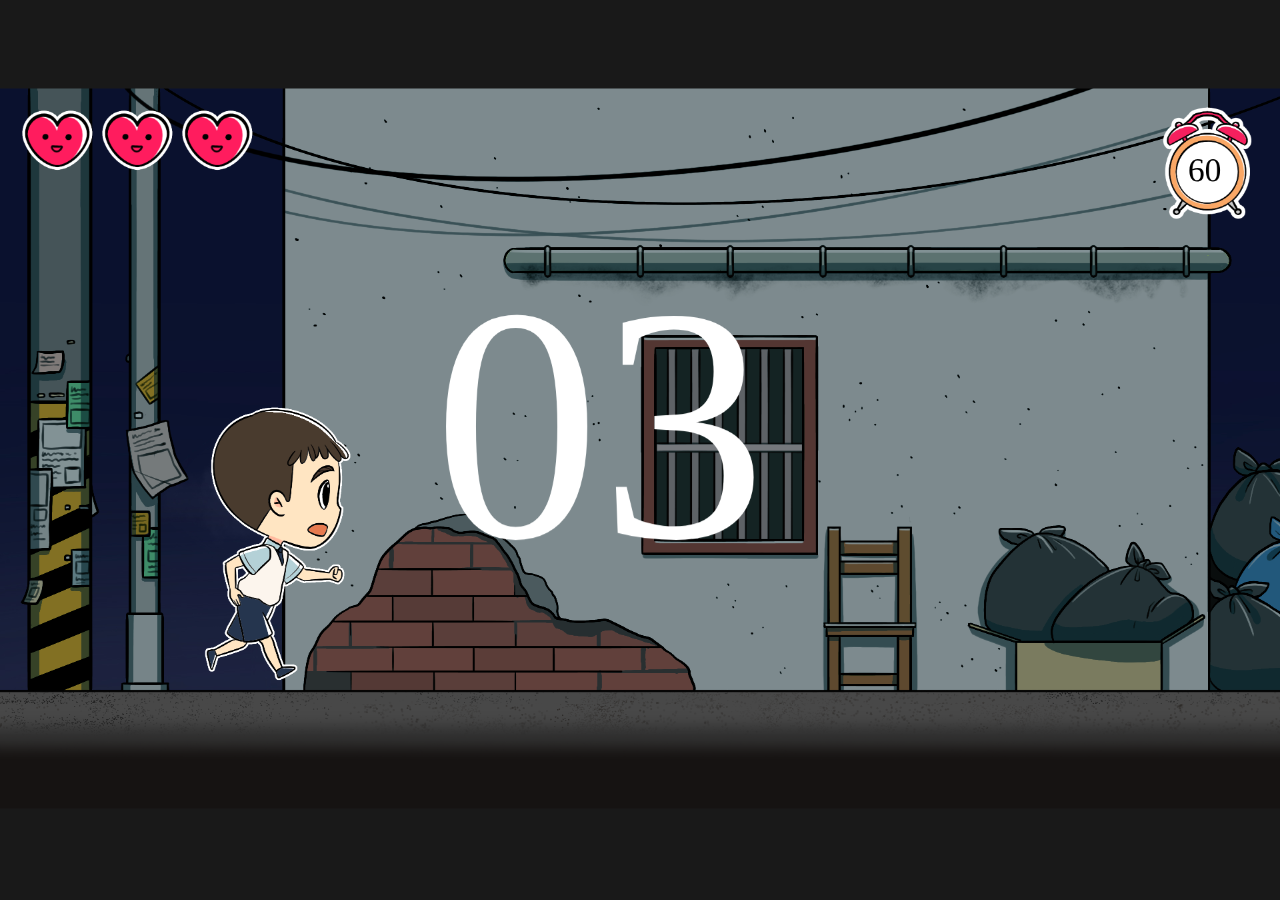
<file: game/index.html>
<!DOCTYPE html>
<html lang="zh-Hant">

<head>
    <meta charset="UTF-8">
    <meta http-equiv="X-UA-Compatible" content="IE=edge">
    <meta name="viewport" content="width=device-width, initial-scale=1.0">
    <title>反毒</title>
    <link rel="stylesheet" href="stylesheet/reset.css">
    <link rel="stylesheet" href="stylesheet/all.css">
</head>

<body>
    <div class="message" id="pass">
        <h2 class="title">挑戰成功</h2>
        <hr>
        <img src="img/success.png" alt="success">
        <h3 class="subTitle">恭喜通過！</h4>
        <p style="line-height: 2.5rem;" class="content">還想知道更多毒品資訊嗎？歡迎撥打毒防諮詢專線<br>0800-770885 (請請你幫幫我!)</p>
        <hr>
        <ul class="button">
            <li class="renew">
                <a href="#" onclick="renew()">再次挑戰</a>
            </li>
            <li class="next">
                <a href="../complete/question01.html">到下一關 <img src="img/Vector.png" alt="Vector" style="width: 15px; margin-left: 5px;"></a>
            </li>
        </ul>
    </div> 

    <div class="message" id="fail">
        <h2 class="title">挑戰失敗</h2>
        <hr>
        <img src="img/fail.png" alt="success">
        <h3 class="subTitle">加油! 再試一次看看吧!</h4>
            <p style="line-height: 2.5rem;" class="content">如果還是有不懂的地方，請撥打毒防諮詢專線<br>0800-770885 (請請你幫幫我!)</p>
        <hr>
        <ul class="button">
            <li class="renew">
                <a href="#" onclick="renew()">再次挑戰</a>
            </li>
            <li class="next">
                <a href="../complete/question01.html">到下一關 <img src="img/Vector.png" alt="Vector" style="width: 15px; margin-left: 5px;"></a>
            </li>
        </ul>
    </div> 

    <script src="js/phaser.min.js"></script>
    <script src="js/main.js"></script>
</body>

</html>
</file>
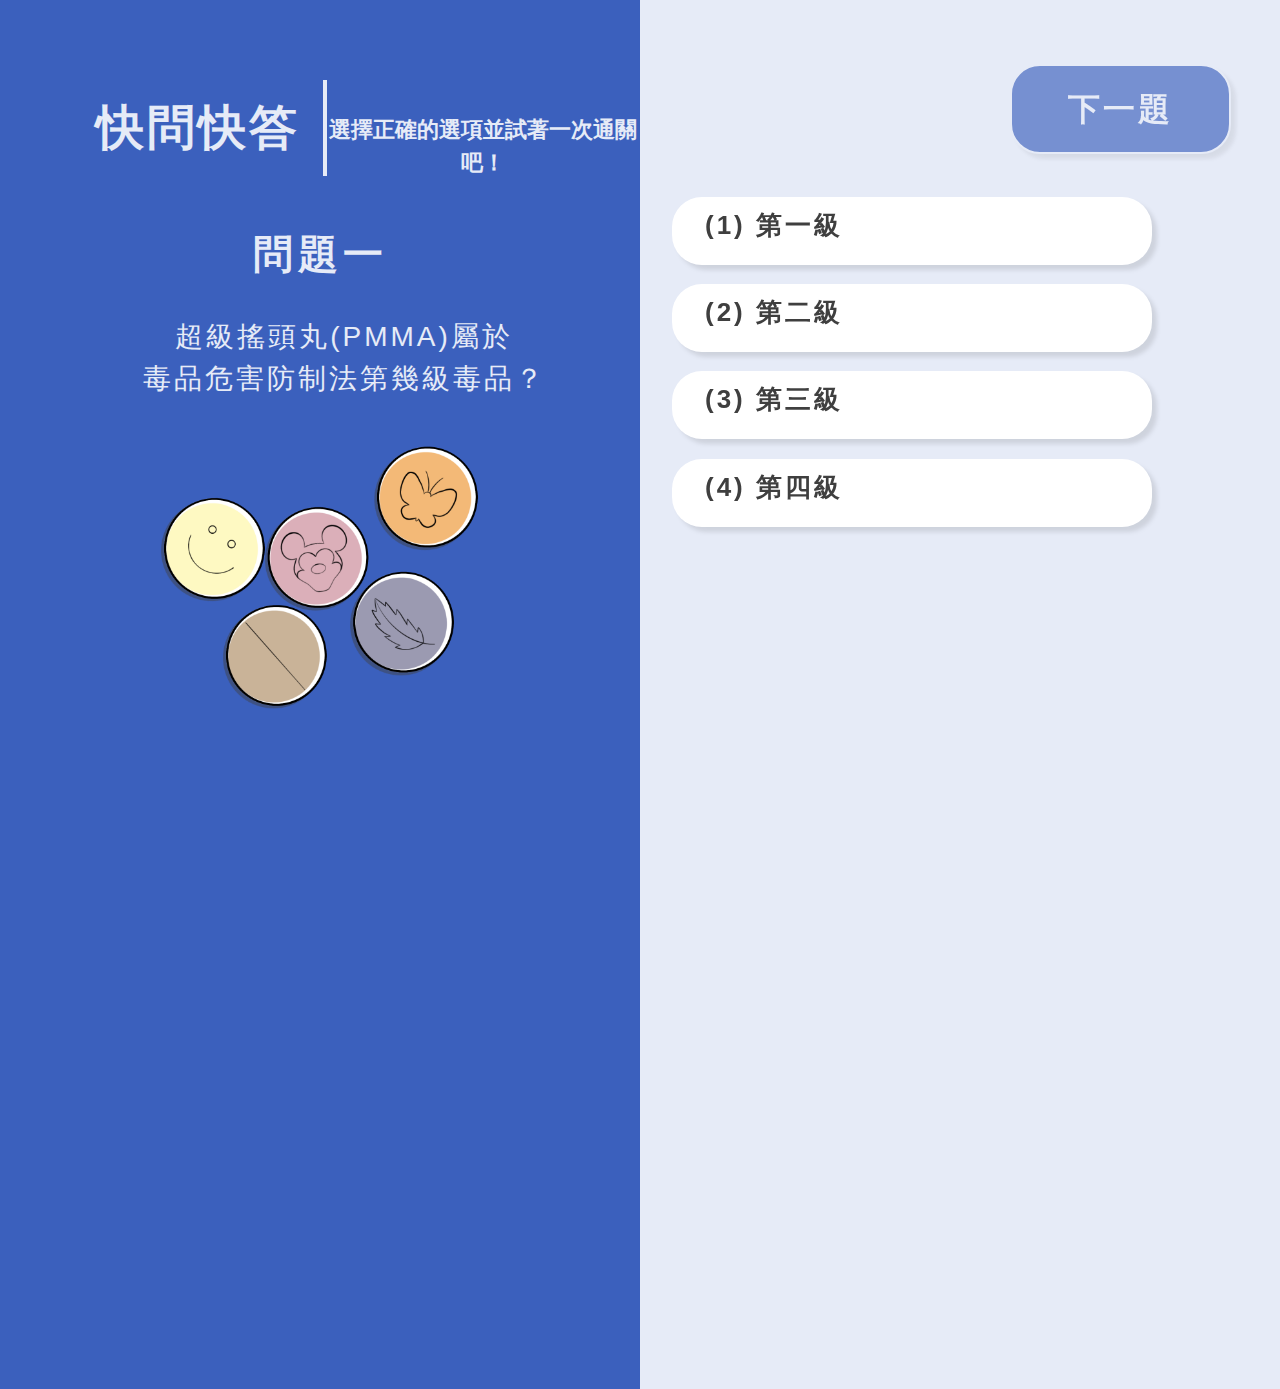
<file: complete/question01.html>
<!doctype html>
<html>

<head>
    <meta charset="UTF-8">
    <meta name="viewport" content="width=device-width, initial-scale=1">

    <title>question01</title>
    <link rel='stylesheet' href='../src/static/css/bootstrap-5.0.2-dist/bootstrap.min.css'>
    <link rel="stylesheet" href="../src/static/css/main.css">

    <script src="../src/static/js/jquery-3.6.0.min.js"></script>
    <script src="../src/static/js/bootstrap/js/bootstrap.bundle.min.js"></script>
    <script src="../src/static/js/bootstrap/js/bootstrap.min.js"></script>
</head>

<body style="background-color:#E6EBF7; margin: 0px; padding: 0px;">

    <div class="row g-0 justify-content-center">
        <div class="col-6 align-items-center" style="background: #3B60BD;">
            <div class="row g-0 justify-content-start align-items-center" style="margin: 5rem 0rem 0rem 6rem;">
                <div class="col-3 col-md-5 question-title" style="padding-right: 0rem;">
                    快問快答
                </div>
                <div class="col-lg-7 col-md-7 question-content align-self-start"
                    style="display: block; text-align: center; margin: 0rem;">
                    <br>選擇正確的選項並試著一次通關吧！</br>
                </div>
            </div>
            <div class="col-12 question-left" style="text-align: center;">
                問題一
            </div>
            <div class="col-12 question-left-text" style="text-align: center;">
                超級搖頭丸(PMMA)屬於<br>毒品危害防制法第幾級毒品？</br>
            </div>
            <div class="col-12 justify-content-center drug_btn" style="background: #3B60BD; margin: 0rem 0rem 15rem 0rem;">
                <img src="../src/static/assets/Q1.png" class="imgimg" style="max-width: 60%; max-height: 60%;">
            </div>
        </div>

        <div class="col-6 align-items-lg-end"
            style="background-color: #E6EBF7; margin-bottom: 0rem; padding: 4rem 0rem 0rem 0rem;">
            <div class="row g-0 justify-content-center align-items-center"
                style="background: #E6EBF7; margin-bottom: 0rem ;">
                <div class="col-6"></div>
                <div class="col-5 align-self-center" style="text-align: center; height: 117px; width: 318px;">
                    <a class="btn question-button disabled" href="../complete/question_02.html" role="button">下一題</a>
                </div>
            </div>
            <p>
                <div class="row justify-content-start g-0" style="margin: 1rem 2rem;">
                    <button type="error" value="Change Image" class="col-10 btn option error"
                        onclick="image_error();errorButtonStyle()" style="padding-right: 10rem;">
                        <div class="row g-0">
                            <div class="col-lg-9 col-md-7" style="text-align: left; margin-left: 2rem;">
                                (1) 第一級
                            </div>
                            <div class="col-1">
                                <img src="../src/static/assets/transparent_icon.png"
                                    style="width: 50px; height: 50px; margin-left: 7rem;" id="error1">
                            </div>
                        </div>
                    </button>
                    <button type="button" value="Change Image" class="col-10 btn option correct01"
                        onclick="image_correct();correctButtonStyle();" data-bs-toggle="collapse"
                        data-bs-target="#collapse1" aria-expanded="false" aria-controls="collapse1"
                        style="padding-right: 10rem;">
                        <div class="row g-0">
                            <div class="col-lg-9 col-md-7" style="text-align: left; margin-left: 2rem;">
                                (2) 第二級
                            </div>
                            <div class="col-1">
                                <img src="../src/static/assets/transparent_icon.png"
                                    style="width: 51px; height: 50px; margin-left: 7rem;" id="correct1">
                            </div>
                        </div>
                    </button>
                    <button type="error2" value="Change Image" class="col-10 btn option error2"
                        onclick="image_error2();error2ButtonStyle()" style="padding-right: 10rem;">
                        <div class="row g-0">
                            <div class="col-lg-9 col-md-7" style="text-align: left; margin-left: 2rem;">
                                (3) 第三級
                            </div>
                            <div class="col-1">
                                <img src="../src/static/assets/transparent_icon.png"
                                    style="width: 50px; height: 50px; margin-left: 7rem;" id="error2">
                            </div>
                        </div>
                    </button>

                    <button type="error3" value="Change Image" class="col-10 btn option error3"
                        onclick="image_error3();error3ButtonStyle()" style="padding-right: 10rem;">
                        <div class="row g-0">
                            <div class="col-lg-9 col-md-7" style="text-align: left; margin-left: 2rem;">
                                (4) 第四級
                            </div>
                            <div class="col-1">
                                <img src="../src/static/assets/transparent_icon.png"
                                    style="width: 50px; height: 50px; margin-left: 7rem;" id="error3">
                            </div>
                        </div>
                    </button>

                </div>
            </p>
            <div class="row justify-content-start g-0">
                <div class="col-lg-10 col-md-8 justify-content-start"
                    style="margin: 0rem 0rem 6rem 2rem; padding-left: 0rem;">
                    <div class="collapse align-self-start" id="collapse1" style="margin: 0rem 2rem 2rem 0rem;">
                        <div class="card answer-body">
                            <div class="card-title link-bottom " style="color: #3F3F3F;">解答說明</div>
                            <div class="col-6 col-md-6">副甲氧基甲基安非他命(PMMA)，</div>
                            <div class="col-6 col-md-6">俗稱強力搖頭丸(超級搖頭丸)，</div>
                            是中樞神經興奮劑，
                            <font color="#ff000;">屬於2級毒品，</font>
                            與搖頭丸(MDMA)有類似的迷幻效果，<div class="col-12 col-md-6">常被當成搖頭丸替代品。</div>
                        </div>
                    </div>
                </div>
            </div>

        </div>
    </div>

    <!-- 本來資料夾裡面沒有 jQuery ，我有幫忙下載引入了 -->
    <script src="../src/static/js/jquery-3.6.0.min.js"></script>
    <script src="../src/static/js/bootstrap/js/bootstrap.bundle.min.js"></script>
    <script src="../src/static/js/bootstrap/js/bootstrap.min.js"></script>
    <script>
        function image_error() {
            var Image_Id = document.getElementById('error1');
            if (Image_Id.src.match("../src/static/assets/dashicons-no-alt.svg")) {} else {
                Image_Id.src = "../src/static/assets/dashicons-no-alt.svg";
            }
        }

        function image_error2() {
            var Image_Id = document.getElementById('error2');
            if (Image_Id.src.match("../src/static/assets/dashicons-no-alt.svg")) {} else {
                Image_Id.src = "../src/static/assets/dashicons-no-alt.svg";
            }
        }

        function image_error3() {
            var Image_Id = document.getElementById('error3');
            if (Image_Id.src.match("../src/static/assets/dashicons-no-alt.svg")) {} else {
                Image_Id.src = "../src/static/assets/dashicons-no-alt.svg";
            }
        }

        function image_correct() {
            var Image_Id = document.getElementById('correct1');
            if (Image_Id.src.match("../src/static/assets/dashicons-saved.svg")) {} else {
                Image_Id.src = "../src/static/assets/dashicons-saved.svg";
            }
        }

        function errorButtonStyle() {
            document.getElementsByClassName("error")[0].style.backgroundColor = "#FFDEDE";;
            document.getElementsByClassName("error")[0].style.color = "#3F3F3F";
        }

        function error2ButtonStyle() {
            document.getElementsByClassName("error2")[0].style.backgroundColor = "#FFDEDE";
            document.getElementsByClassName("error2")[0].style.color = "#3F3F3F";
        }

        function error3ButtonStyle() {
            document.getElementsByClassName("error3")[0].style.backgroundColor = "#FFDEDE";
            document.getElementsByClassName("error3")[0].style.color = "#3F3F3F";
        }

        function correctButtonStyle() {
            document.getElementsByClassName("correct01")[0].style.backgroundColor = "#B7FFD8";
            document.getElementsByClassName("correct01")[0].style.color = "#3F3F3F";
        }

        $(document).ready(function () {
            // Handler for .ready() called.
            $('.correct01').click(function () {
                console.log($('.question-button').text());
                $('.question-button').removeClass('disabled');
            })

        });
    </script>
</body>

</html>
</file>
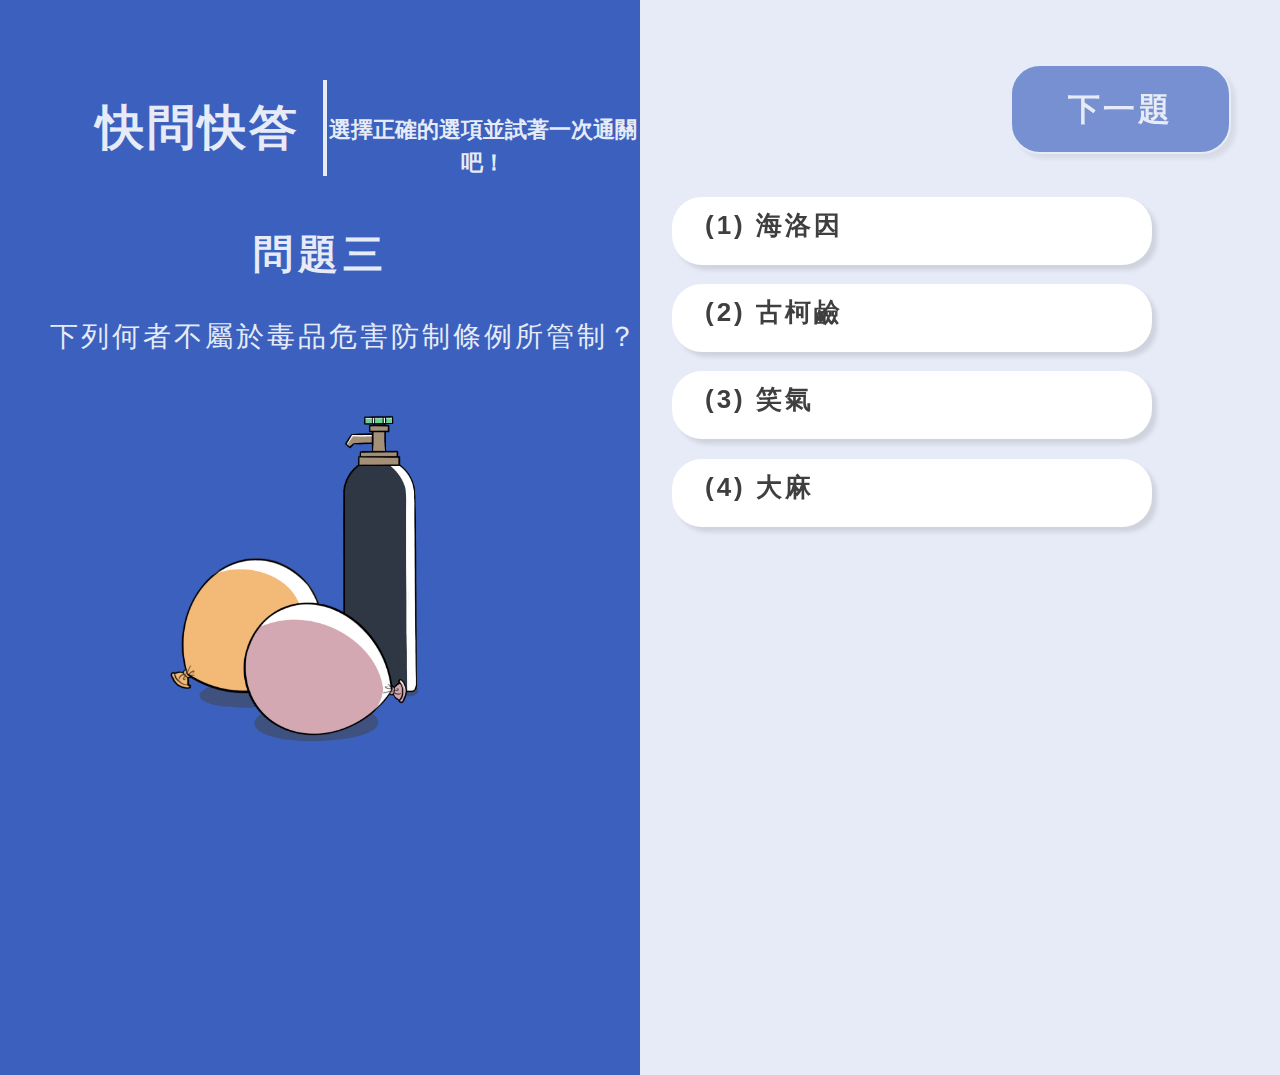
<file: complete/question03.html>
<!doctype html>
<html>

<head>
    <meta charset="UTF-8">
    <meta name="viewport" content="width=device-width, initial-scale=1">

    <title>question02</title>
    <link rel='stylesheet' href='../src/static/css/bootstrap-5.0.2-dist/bootstrap.min.css'>
    <link rel="stylesheet" href="../src/static/css/main.css">

    <script src="../src/static/js/jquery-3.6.0.min.js"></script>
    <script src="../src/static/js/bootstrap/js/bootstrap.bundle.min.js"></script>
    <script src="../src/static/js/bootstrap/js/bootstrap.min.js"></script>
</head>

<body style="background-color:#E6EBF7; margin: 0px; padding: 0px;">

    <div class="row g-0 justify-content-center">
        <div class="col-6 align-items-center" style="background: #3B60BD;">
            <div class="row g-0 justify-content-start align-items-center" style="margin: 5rem 0rem 0rem 6rem;">
                <div class="col-3 col-md-5 question-title" style="padding-right: 0rem;">
                    快問快答
                </div>
                <div class="col-lg-7 col-md-7 question-content align-self-start"
                    style="display: block; text-align: center; margin: 0rem;">
                    <br>選擇正確的選項並試著一次通關吧！</br>
                </div>
            </div>
            <div class="row g-0 justify-content-start align-items-center" style="margin-bottom: 5rem;">
                <div class="col-12 question-left" style="text-align: center;">
                    問題三
                </div>
                <div class="col-12 question-left-text" style="text-align: center;">
                    下列何者不屬於毒品危害防制條例所管制？</br>
                </div>
                <div class="col-12 justify-content-center" style="background: #3B60BD; margin: 3rem 0rem 15rem 0rem;">
                    <img src="../src/static/assets/Q3.png" class="imgimg" style="max-width: 60%; max-height: 60%;">
                </div>
            </div>
        </div>

        <div class="col-6 align-items-lg-end"
            style="background-color: #E6EBF7; margin-bottom: 0rem; padding: 4rem 0rem 0rem 0rem;">
            <div class="row g-0 justify-content-center align-items-center"
                style="background: #E6EBF7; margin-bottom: 0rem ;">
                <div class="col-6"></div>
                <div class="col-5 align-self-center" style="text-align: center; height: 117px; width: 318px;">
                    <a class="btn question-button disabled" href="../complete/question04.html" role="button">下一題</a>
                </div>
            </div>
            <p>
                <div class="row justify-content-start g-0" style="margin: 1rem 2rem;">
                    <button type="error" value="Change Image" class="col-md-5 col-lg-10 btn option error"
                        onclick="image_error();errorButtonStyle()" style="padding-right: 10rem;">
                        <div class="row g-0">
                            <div class="col-lg-9 col-md-6" style="text-align: left; margin-left: 2rem;">
                                (1) 海洛因
                            </div>
                            <div class="col-1">
                                <img src="../src/static/assets/transparent_icon.png"
                                    style="width: 50px; height: 50px; margin-left: 7rem;" id="error1">
                            </div>
                        </div>
                    </button>
                    <button type="error3" value="Change Image" class="col-md-5 col-lg-10 btn option error3"
                        onclick="image_error3();error3ButtonStyle();" style="padding-right: 10rem;">
                        <div class="row g-0">
                            <div class="col-lg-9 col-md-6" style="text-align: left; margin-left: 2rem;">
                                (2) 古柯鹼
                            </div>
                            <div class="col-1">
                                <img src="../src/static/assets/transparent_icon.png"
                                    style="width: 50px; height: 50px; margin-left: 7rem;" id="error3">
                            </div>
                        </div>
                    </button>
                    <button type="button" value="Change Image" class="col-10 btn option correct01"
                        onclick="image_correct();correctButtonStyle()" data-bs-toggle="collapse"
                        data-bs-target="#collapse3" aria-expanded="false" aria-controls="collapse3"
                        style="padding-right: 10rem;">
                        <div class="row g-0">
                            <div class="col-lg-9 col-md-6" style="text-align: left; margin-left: 2rem;">
                                (3) 笑氣
                            </div>
                            <div class="col-1">
                                <img src="../src/static/assets/transparent_icon.png"
                                    style="width: 50px; height: 50px; margin-left: 7rem;" id="correct1">
                            </div>
                        </div>
                    </button>

                    <button type="error2" value="Change Image" class="col-10 btn option error2"
                        onclick="image_error2();error2ButtonStyle()" style="padding-right: 10rem;">
                        <div class="row g-0">
                            <div class="col-lg-9 col-md-6" style="text-align: left; margin-left: 2rem;">
                                (4) 大麻
                            </div>
                            <div class="col-1">
                                <img src="../src/static/assets/transparent_icon.png"
                                    style="width: 50px; height: 50px; margin-left: 7rem;" id="error2">
                            </div>
                        </div>
                    </button>

                </div>
            </p>
            <div class="row justify-content-start g-0">
                <div class="col-lg-10 col-md-8 justify-content-start"
                    style="margin: 0rem 0rem 6rem 2rem; padding-left: 0rem;">
                    <div class="collapse align-self-start" id="collapse3" style="margin: 0rem 2rem 2rem 0rem;">
                        <div class="card answer-body">
                            <div class="card-title link-bottom " style="color: #3F3F3F;">解答說明</div>
                            <font color="#ff000;">笑氣，學名一氧化二氮(N2O)，</font>為無色略有甜味的氣體，分裝在小鋼瓶或填入氣球吸食，
                            <font color="#ff000;">未列入毒品分級中。</font>施用後會不自主想笑，短時間會有放鬆跟愉悅感，
                            <div class="col-12 col-md-6">嚴重會產生幻覺、貧血、癱瘓。</div>
                        </div>
                    </div>
                </div>

            </div>
        </div>
    </div>
    <script src="../src/static/js/jquery-3.6.0.min.js"></script>
    <script src="../src/static/js/bootstrap/js/bootstrap.bundle.min.js"></script>
    <script src="../src/static/js/bootstrap/js/bootstrap.min.js"></script>
    <script>
        function image_error() {
            var Image_Id = document.getElementById('error1');
            if (Image_Id.src.match("../src/static/assets/dashicons-no-alt.svg")) {} else {
                Image_Id.src = "../src/static/assets/dashicons-no-alt.svg";
            }
        }

        function image_error2() {
            var Image_Id = document.getElementById('error2');
            if (Image_Id.src.match("../src/static/assets/dashicons-no-alt.svg")) {} else {
                Image_Id.src = "../src/static/assets/dashicons-no-alt.svg";
            }
        }

        function image_error3() {
            var Image_Id = document.getElementById('error3');
            if (Image_Id.src.match("../src/static/assets/dashicons-no-alt.svg")) {} else {
                Image_Id.src = "../src/static/assets/dashicons-no-alt.svg";
            }
        }

        function image_correct() {
            var Image_Id = document.getElementById('correct1');
            if (Image_Id.src.match("../src/static/assets/dashicons-saved.svg")) {} else {
                Image_Id.src = "../src/static/assets/dashicons-saved.svg";
            }
        }
        function errorButtonStyle() {
            document.getElementsByClassName("error")[0].style.backgroundColor = "#FFDEDE";;
            document.getElementsByClassName("error")[0].style.color = "#3F3F3F";
        }

        function error2ButtonStyle() {
            document.getElementsByClassName("error2")[0].style.backgroundColor = "#FFDEDE";
            document.getElementsByClassName("error2")[0].style.color = "#3F3F3F";
        }

        function error3ButtonStyle() {
            document.getElementsByClassName("error3")[0].style.backgroundColor = "#FFDEDE";
            document.getElementsByClassName("error3")[0].style.color = "#3F3F3F";
        }

        function correctButtonStyle() {
            document.getElementsByClassName("correct01")[0].style.backgroundColor = "#B7FFD8";
            document.getElementsByClassName("correct01")[0].style.color = "#3F3F3F";
        }

        $(document).ready(function () {
            // Handler for .ready() called.
            $('.correct01').click(function () {
                console.log($('.question-button').text());
                $('.question-button').removeClass('disabled');
            })

        });
    </script>

</body>

</html>
</file>
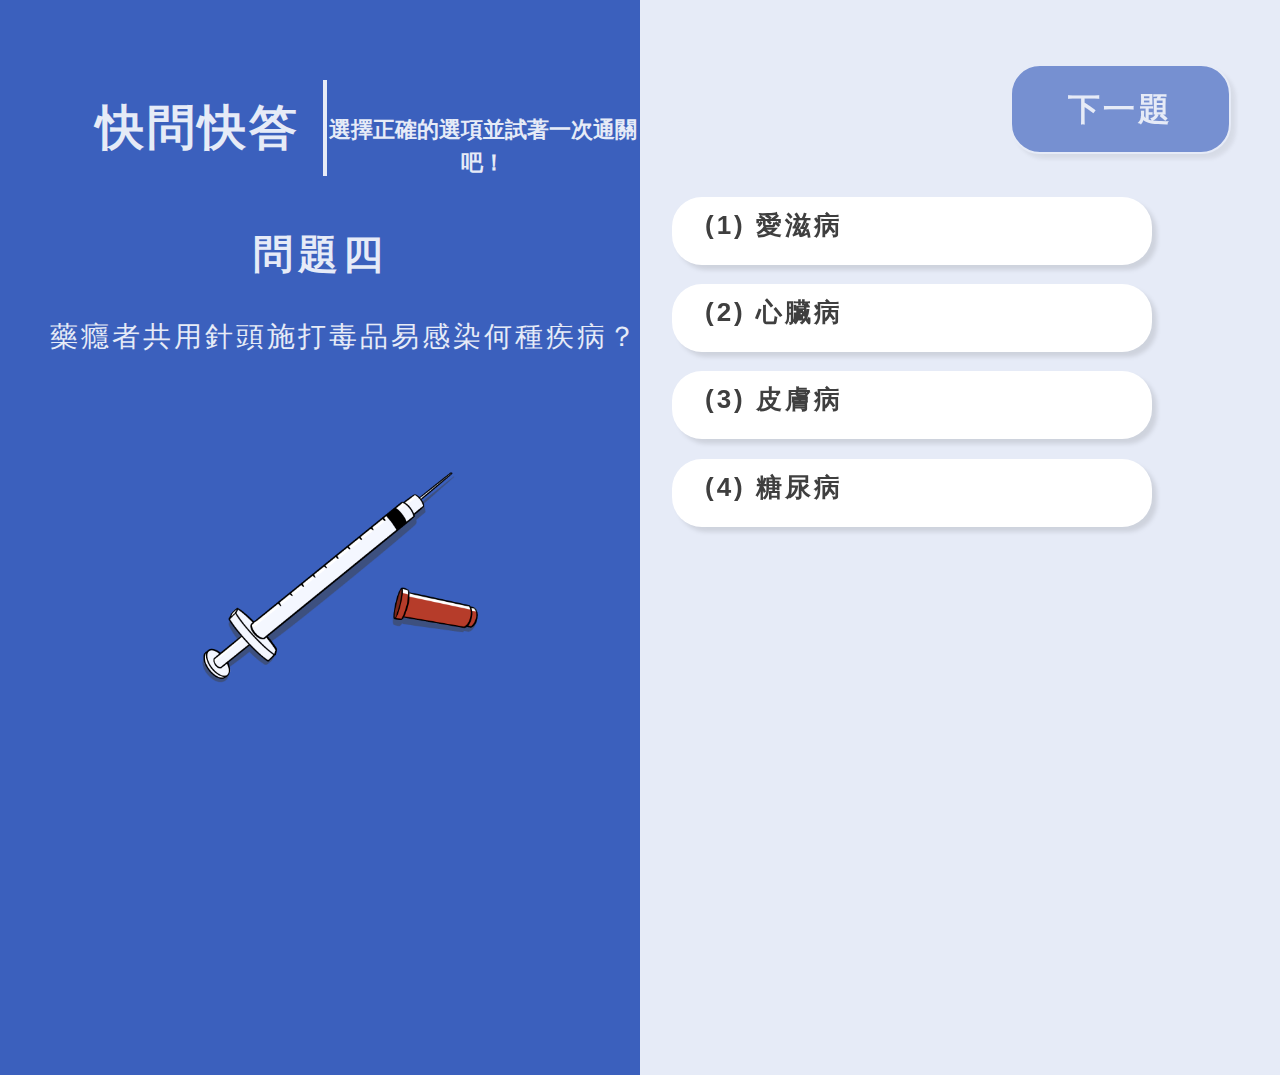
<file: complete/question04.html>
<!doctype html>
<html>

<head>
    <meta charset="UTF-8">
    <meta name="viewport" content="width=device-width, initial-scale=1">

    <title>question01</title>
    <link rel='stylesheet' href='../src/static/css/bootstrap-5.0.2-dist/bootstrap.min.css'>
    <link rel="stylesheet" href="../src/static/css/main.css">

    <script src="../src/static/js/jquery-3.6.0.min.js"></script>
    <script src="../src/static/js/bootstrap/js/bootstrap.bundle.min.js"></script>
    <script src="../src/static/js/bootstrap/js/bootstrap.min.js"></script>
</head>

<body style="background-color:#E6EBF7; margin: 0px; padding: 0px;">

    <div class="row g-0 justify-content-center">
        <div class="col-6 align-items-center" style="background: #3B60BD;">
            <div class="row g-0 justify-content-start align-items-center" style="margin: 5rem 0rem 0rem 6rem;">
                <div class="col-3 col-md-5 question-title" style="padding-right: 0rem;">
                    快問快答
                </div>
                <div class="col-lg-7 col-md-7 question-content align-self-start"
                    style="display: block; text-align: center; margin: 0rem;">
                    <br>選擇正確的選項並試著一次通關吧！</br>
                </div>
            </div>
            <div class="row g-0 justify-content-start align-items-center" style="margin-bottom: 5rem;">
                <div class="col-12 question-left" style="text-align: center;">
                    問題四
                </div>
                <div class="col-12 question-left-text" style="text-align: center;">
                    藥癮者共用針頭施打毒品易感染何種疾病？</br>
                </div>
                <div class="col-12 justify-content-center" style="background: #3B60BD; margin: 3rem 0rem 15rem 0rem;">
                    <img src="../src/static/assets/Q4.png" class="imgimg" style="max-width: 60%; max-height: 60%;">
                </div>
            </div>
        </div>

        <div class="col-6 align-items-lg-end"
            style="background-color: #E6EBF7; margin-bottom: 0rem; padding: 4rem 0rem 0rem 0rem;">
            <div class="row g-0 justify-content-center align-items-center"
                style="background: #E6EBF7; margin-bottom: 0rem ;">
                <div class="col-6"></div>
                <div class="col-5 align-self-center" style="text-align: center; height: 117px; width: 318px;">
                    <a class="btn question-button disabled" href="../complete/question05.html" role="button">下一題</a>
                </div>
            </div>
            <p>
                <div class="row justify-content-start g-0" style="margin: 1rem 2rem;">
                    <button type="error" value="Change Image" class="col-10 btn option correct01"
                        onclick="image_correct();correctButtonStyle()" data-bs-toggle="collapse"
                        data-bs-target="#collapse4" aria-expanded="false" aria-controls="collapse4"
                        style="padding-right: 10rem;">
                        <div class="row g-0">
                            <div class="col-lg-9 col-md-6" style="text-align: left; margin-left: 2rem;">
                                (1) 愛滋病
                            </div>
                            <div class="col-1">
                                <img src="../src/static/assets/transparent_icon.png"
                                    style="width: 50px; height: 50px; margin-left: 10rem;" id="correct1">
                            </div>
                        </div>
                    </button>
                    <button type="button" value="Change Image" class="col-10 btn option error"
                        onclick="image_error();errorButtonStyle();" style="padding-right: 10rem;">
                        <div class="row g-0">
                            <div class="col-lg-9 col-md-6" style="text-align: left; margin-left: 2rem;">
                                (2) 心臟病
                            </div>
                            <div class="col-1">
                                <img src="../src/static/assets/transparent_icon.png"
                                    style="width: 50px; height: 50px; margin-left: 10rem;" id="error1">
                            </div>
                        </div>
                    </button>
                    <button type="error2" value="Change Image" class="col-10 btn option error2"
                        onclick="image_error2();error2ButtonStyle()" style="padding-right: 10rem;">
                        <div class="row g-0">
                            <div class="col-lg-9 col-md-6" style="text-align: left; margin-left: 2rem;">
                                (3) 皮膚病
                            </div>
                            <div class="col-1">
                                <img src="../src/static/assets/transparent_icon.png"
                                    style="width: 50px; height: 50px; margin-left: 10rem;" id="error2">
                            </div>
                        </div>
                    </button>

                    <button type="error3" value="Change Image" class="col-10 btn option error3"
                        onclick="image_error3();error3ButtonStyle()" style="padding-right: 10rem;">
                        <div class="row g-0">
                            <div class="col-lg-9 col-md-6" style="text-align: left; margin-left: 2rem;">
                                (4) 糖尿病
                            </div>
                            <div class="col-1">
                                <img src="../src/static/assets/transparent_icon.png"
                                    style="width: 50px; height: 50px; margin-left: 10rem;" id="error3">
                            </div>
                        </div>
                    </button>

                </div>
            </p>
            <div class="row justify-content-start g-0">
                <div class="col-lg-10 col-md-8 justify-content-start"
                    style="margin: 0rem 0rem 6rem 2rem; padding-left: 0rem;">
                    <div class="collapse align-self-start" id="collapse4" style="margin: 0rem 2rem 2rem 0rem;">
                        <div class="card answer-body">
                            <div class="card-title link-bottom " style="color: #3F3F3F;">解答說明</div>
                            <div class="col-12 col-md-6">藥癮者容易因為注射毒品，</div>
                            <div class="col-12 col-md-6">共用針具及稀釋液而感染愛滋病。</div>
                        </div>
                    </div>
                </div>
            </div>

        </div>
    </div>

</body>
<script src="../src/static/js/jquery-3.6.0.min.js"></script>
<script src="../src/static/js/bootstrap/js/bootstrap.bundle.min.js"></script>
<script src="../src/static/js/bootstrap/js/bootstrap.min.js"></script>
<script>
    function image_error() {
        var Image_Id = document.getElementById('error1');
        if (Image_Id.src.match("../src/static/assets/dashicons-no-alt.svg")) {} else {
            Image_Id.src = "../src/static/assets/dashicons-no-alt.svg";
        }
    }

    function image_error2() {
        var Image_Id = document.getElementById('error2');
        if (Image_Id.src.match("../src/static/assets/dashicons-no-alt.svg")) {} else {
            Image_Id.src = "../src/static/assets/dashicons-no-alt.svg";
        }
    }

    function image_error3() {
        var Image_Id = document.getElementById('error3');
        if (Image_Id.src.match("../src/static/assets/dashicons-no-alt.svg")) {} else {
            Image_Id.src = "../src/static/assets/dashicons-no-alt.svg";
        }
    }

    function image_correct() {
        var Image_Id = document.getElementById('correct1');
        if (Image_Id.src.match("../src/static/assets/dashicons-saved.svg")) {} else {
            Image_Id.src = "../src/static/assets/dashicons-saved.svg";
        }
    }

    function errorButtonStyle() {
            document.getElementsByClassName("error")[0].style.backgroundColor = "#FFDEDE";;
            document.getElementsByClassName("error")[0].style.color = "#3F3F3F";
        }

        function error2ButtonStyle() {
            document.getElementsByClassName("error2")[0].style.backgroundColor = "#FFDEDE";
            document.getElementsByClassName("error2")[0].style.color = "#3F3F3F";
        }

        function error3ButtonStyle() {
            document.getElementsByClassName("error3")[0].style.backgroundColor = "#FFDEDE";
            document.getElementsByClassName("error3")[0].style.color = "#3F3F3F";
        }

        function correctButtonStyle() {
            document.getElementsByClassName("correct01")[0].style.backgroundColor = "#B7FFD8";
            document.getElementsByClassName("correct01")[0].style.color = "#3F3F3F";
        }

    $(document).ready(function () {
        // Handler for .ready() called.
        $('.correct01').click(function () {
            console.log($('.question-button').text());
            $('.question-button').removeClass('disabled');
        })

    });
</script>

</html>
</file>
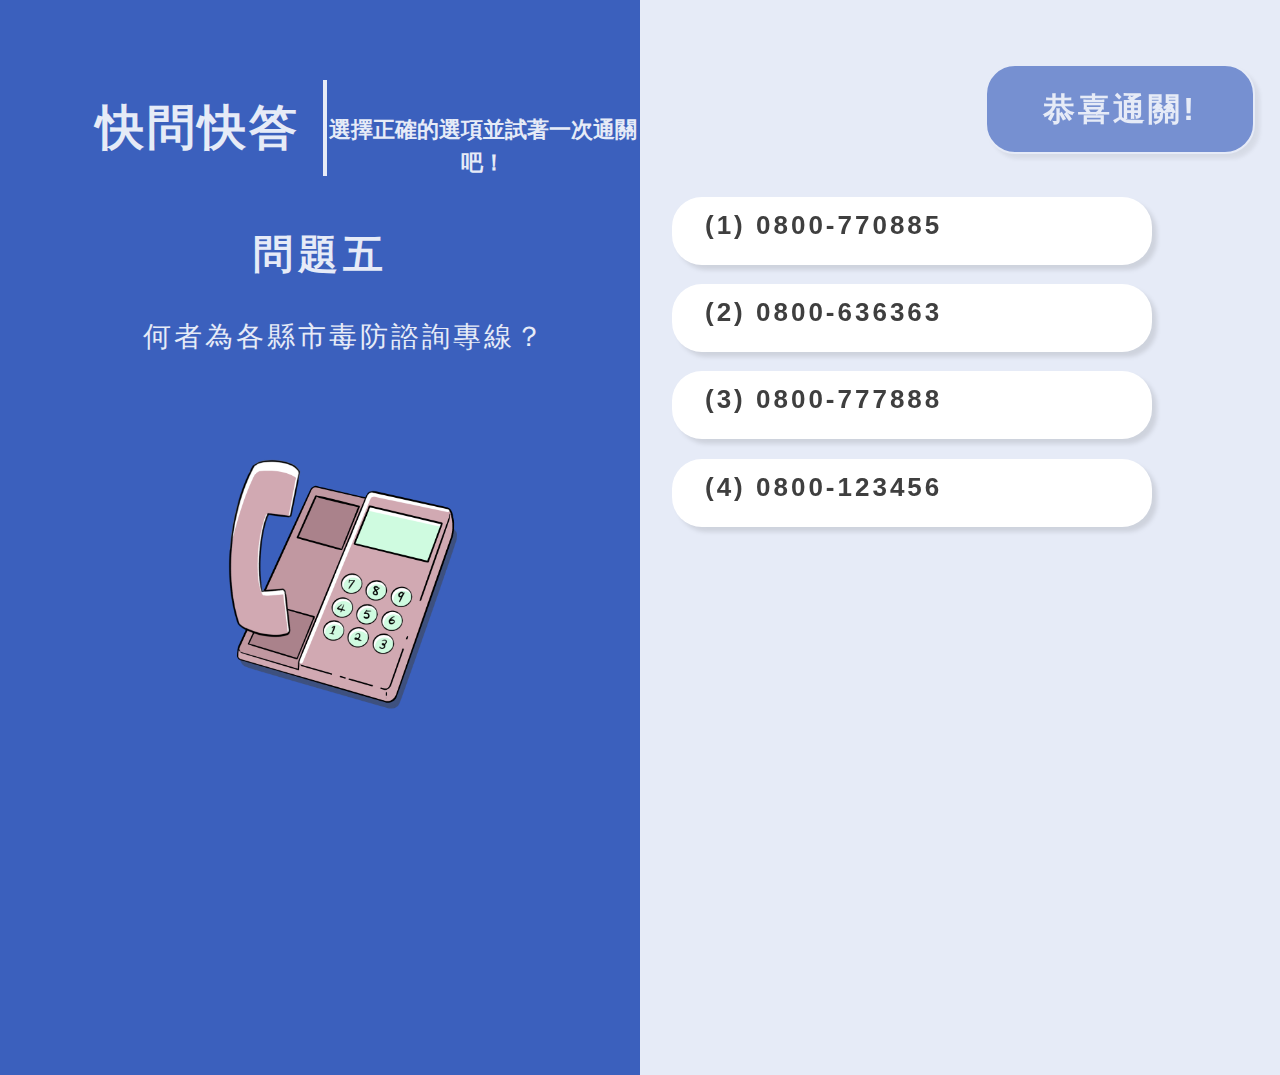
<file: complete/question05.html>
<!doctype html>
<html>

<head>
    <meta charset="UTF-8">
    <meta name="viewport" content="width=device-width, initial-scale=1">

    <title>question01</title>
    <link rel='stylesheet' href='../src/static/css/bootstrap-5.0.2-dist/bootstrap.min.css'>
    <link rel="stylesheet" href="../src/static/css/main.css">

    <script src="../src/static/js/jquery-3.6.0.min.js"></script>
    <script src="../src/static/js/bootstrap/js/bootstrap.bundle.min.js"></script>
    <script src="../src/static/js/bootstrap/js/bootstrap.min.js"></script>
</head>

<body style="background-color:#E6EBF7; margin: 0px; padding: 0px;">

    <div class="row g-0 justify-content-center">
        <div class="col-6 align-items-center" style="background: #3B60BD;">
            <div class="row g-0 justify-content-start align-items-center" style="margin: 5rem 0rem 0rem 6rem;">
                <div class="col-3 col-md-5 question-title" style="padding-right: 0rem;">
                    快問快答
                </div>
                <div class="col-lg-7 col-md-7 question-content align-self-start"
                    style="display: block; text-align: center; margin: 0rem;">
                    <br>選擇正確的選項並試著一次通關吧！</br>
                </div>
            </div>
            <div class="row g-0 justify-content-start align-items-center" style="margin-bottom: 5rem;">
                <div class="col-12 question-left" style="text-align: center;">
                    問題五
                </div>
                <div class="col-12 question-left-text" style="text-align: center;">
                    何者為各縣市毒防諮詢專線？</br>
                </div>
                <div class="col-12 justify-content-center drug_btn" style="background: #3B60BD; margin: 3rem 0rem 15rem 0rem;">
                    <img src="../src/static/assets/Q5.png" class="imgimg" style="max-width: 60%; max-height: 60%;">
                </div>
            </div>
        </div>
        <div class="col-6 align-items-lg-end"
            style="background-color: #E6EBF7; margin-bottom: 0rem; padding: 4rem 0rem 0rem 0rem;">
            <div class="row g-0 justify-content-center align-items-center"
                style="background: #E6EBF7; margin-bottom: 0rem ;">
                <div class="col-6"></div>
                <div class="col-5 align-self-center" style="text-align: center; height: 117px; width: 318px;">
                    <a class="btn question-button disabled" href="../sharePage/sharePage.html" role="button">恭喜通關!</a>
                </div>
            </div>
            <p>
                <div class="row justify-content-start g-0" style="margin: 1rem 2rem;">
                    <button type="error" value="Change Image" class="col-10 btn option correct01"
                        onclick="image_correct();correctButtonStyle()" data-bs-toggle="collapse"
                        data-bs-target="#collapse5" aria-expanded="false" aria-controls="collapse5"
                        style="padding-right: 10rem;">
                        <div class="row g-0">
                            <div class="col-lg-9 col-md-6" style="text-align: left; margin-left: 2rem;">
                                (1) 0800-770885
                            </div>
                            <div class="col-1">
                                <img src="../src/static/assets/transparent_icon.png"
                                    style="width: 50px; height: 50px; margin-left: 7rem;" id="correct1">
                            </div>
                        </div>
                    </button>
                    <button type="button" value="Change Image" class="col-10 btn option error"
                        onclick="image_error();errorButtonStyle();" style="padding-right: 10rem;">
                        <div class="row g-0">
                            <div class="col-lg-9 col-md-6" style="text-align: left; margin-left: 2rem;">
                                (2) 0800-636363
                            </div>
                            <div class="col-1">
                                <img src="../src/static/assets/transparent_icon.png"
                                    style="width: 50px; height: 50px; margin-left: 7rem;" id="error1">
                            </div>
                        </div>
                    </button>
                    <button type="error2" value="Change Image" class="col-10 btn option error2"
                        onclick="image_error2();error2ButtonStyle()" style="padding-right: 10rem;">
                        <div class="row g-0">
                            <div class="col-lg-9 col-md-6" style="text-align: left; margin-left: 2rem;">
                                (3) 0800-777888
                            </div>
                            <div class="col-1">
                                <img src="../src/static/assets/transparent_icon.png"
                                    style="width: 50px; height: 50px; margin-left: 7rem;" id="error2">
                            </div>
                        </div>
                    </button>

                    <button type="error3" value="Change Image" class="col-10 btn option error3"
                        onclick="image_error3();error3ButtonStyle()" style="padding-right: 10rem;">
                        <div class="row g-0">
                            <div class="col-lg-9 col-md-6" style="text-align: left; margin-left: 2rem;">
                                (4) 0800-123456
                            </div>
                            <div class="col-1">
                                <img src="../src/static/assets/transparent_icon.png"
                                    style="width: 50px; height: 50px; margin-left: 7rem;" id="error3">
                            </div>
                        </div>
                    </button>

                </div>
            </p>
            <div class="row justify-content-start g-0">
                <div class="col-lg-10 col-md-8 justify-content-start"
                    style="margin: 0rem 0rem 6rem 2rem; padding-left: 0rem;">
                    <div class="collapse align-self-start" id="collapse5" style="margin: 0rem 2rem 2rem 0rem;">
                        <div class="card answer-body">
                            <div class="card-title link-bottom " style="color: #3F3F3F;">解答說明</div>
                            毒品危害防制中心２４小時免費毒防諮詢專線：
                            <font color="#ff000;">0800-770885，請請你，幫幫我</font>有任何毒品相關問題可撥打詢問毒防專業人員。
                        </div>
                    </div>
                </div>
            </div>

            <script src="../src/static/js/jquery-3.6.0.min.js"></script>
            <script src="../src/static/js/bootstrap/js/bootstrap.bundle.min.js"></script>
            <script src="../src/static/js/bootstrap/js/bootstrap.min.js"></script>
            <script>
                function image_error() {
                    var Image_Id = document.getElementById('error1');
                    if (Image_Id.src.match("../src/static/assets/dashicons-no-alt.svg")) {} else {
                        Image_Id.src = "../src/static/assets/dashicons-no-alt.svg";
                    }
                }

                function image_error2() {
                    var Image_Id = document.getElementById('error2');
                    if (Image_Id.src.match("../src/static/assets/dashicons-no-alt.svg")) {} else {
                        Image_Id.src = "../src/static/assets/dashicons-no-alt.svg";
                    }
                }

                function image_error3() {
                    var Image_Id = document.getElementById('error3');
                    if (Image_Id.src.match("../src/static/assets/dashicons-no-alt.svg")) {} else {
                        Image_Id.src = "../src/static/assets/dashicons-no-alt.svg";
                    }
                }

                function image_correct() {
                    var Image_Id = document.getElementById('correct1');
                    if (Image_Id.src.match("../src/static/assets/dashicons-saved.svg")) {} else {
                        Image_Id.src = "../src/static/assets/dashicons-saved.svg";
                    }
                }

                function errorButtonStyle() {
                    document.getElementsByClassName("error")[0].style.backgroundColor = "#FFDEDE";;
                    document.getElementsByClassName("error")[0].style.color = "#3F3F3F";
                }

                function error2ButtonStyle() {
                    document.getElementsByClassName("error2")[0].style.backgroundColor = "#FFDEDE";
                    document.getElementsByClassName("error2")[0].style.color = "#3F3F3F";
                }

                function error3ButtonStyle() {
                    document.getElementsByClassName("error3")[0].style.backgroundColor = "#FFDEDE";
                    document.getElementsByClassName("error3")[0].style.color = "#3F3F3F";
                }

                function correctButtonStyle() {
                    document.getElementsByClassName("correct01")[0].style.backgroundColor = "#B7FFD8";
                    document.getElementsByClassName("correct01")[0].style.color = "#3F3F3F";
                }

                $(document).ready(function () {
                    // Handler for .ready() called.
                    $('.correct01').click(function () {
                        console.log($('.question-button').text());
                        $('.question-button').removeClass('disabled');
                    })

                });
            </script>
</body>

</html>
</file>
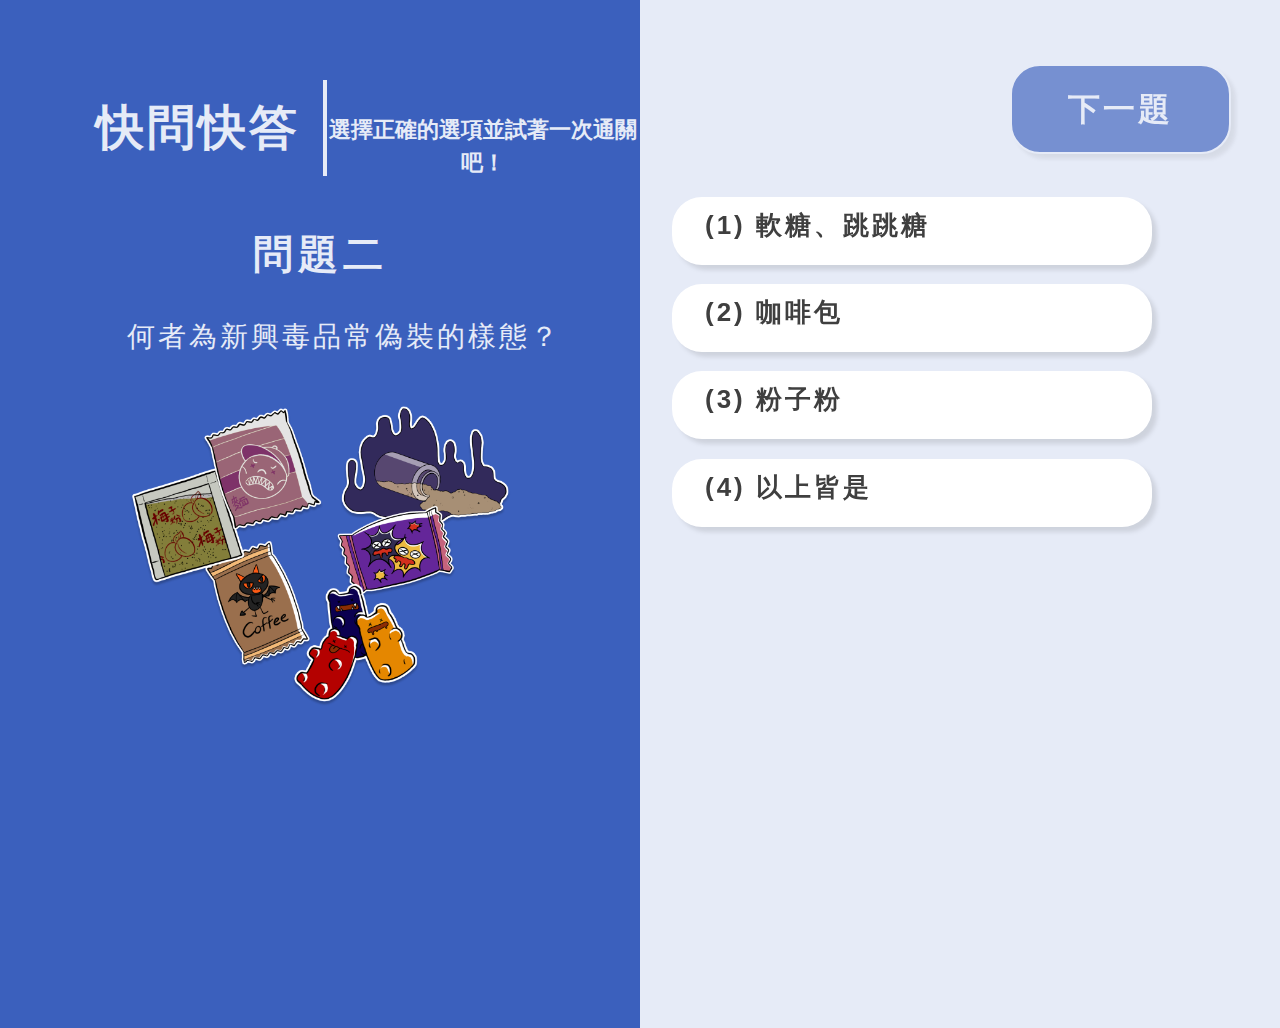
<file: complete/question_02.html>
<!doctype html>
<html>

<head>
    <meta charset="UTF-8">
    <meta name="viewport" content="width=device-width, initial-scale=1">

    <title>question02</title>
    <link rel='stylesheet' href='../src/static/css/bootstrap-5.0.2-dist/bootstrap.min.css'>
    <link rel="stylesheet" href="../src/static/css/main.css">

    <script src="../src/static/js/jquery-3.6.0.min.js"></script>
    <script src="../src/static/js/bootstrap/js/bootstrap.bundle.min.js"></script>
    <script src="../src/static/js/bootstrap/js/bootstrap.min.js"></script>
</head>

<body style="background-color:#E6EBF7; margin: 0px; padding: 0px;">

    <div class="row g-0 justify-content-center">
        <div class="col-6 align-items-center" style="background: #3B60BD;">
            <div class="row g-0 justify-content-start align-items-center" style="margin: 5rem 0rem 0rem 6rem;">
                <div class="col-3 col-md-5 question-title" style="padding-right: 0rem;">
                    快問快答
                </div>
                <div class="col-lg-7 col-md-7 question-content align-self-start"
                    style="display: block; text-align: center; margin: 0rem;">
                    <br>選擇正確的選項並試著一次通關吧！</br>
                </div>
            </div>
            <div class="row g-0 justify-content-start align-items-center" style="margin-bottom: 5rem;">
                <div class="col-12 question-left" style="text-align: center;">
                    問題二
                </div>
                <div class="col-12 question-left-text" style="text-align: center;">
                    何者為新興毒品常偽裝的樣態？</br>
                </div>
                <div class="col-12 justify-content-center drug_btn" style="background: #3B60BD; margin: 3rem 0rem 15rem 0rem;">
                    <img src="../src/static/assets/Q02.png" class="imgimg" style="max-width: 60%; max-height: 60%;">
                </div>
            </div>
        </div>

        <div class="col-6 align-items-lg-end"
            style="background-color: #E6EBF7; margin-bottom: 0rem; padding: 4rem 0rem 0rem 0rem;">
            <div class="row g-0 justify-content-center align-items-center"
                style="background: #E6EBF7; margin-bottom: 0rem ;">
                <div class="col-6"></div>
                <div class="col-5 align-self-center" style="text-align: center; height: 117px; width: 318px;">
                    <a class="btn question-button disabled" href="../complete/question03.html" role="button">下一題</a>
                </div>
            </div>
            <p>
                <div class="row justify-content-start g-0" style="margin: 1rem 2rem;">
                    <button type="error" value="Change Image" class="col-10 btn option error"
                        onclick="image_error();errorButtonStyle()" style="padding-right: 10rem;">
                        <div class="row g-0">
                            <div class="col-lg-9 col-md-6" style="text-align: left; margin-left: 2rem;">
                                (1) 軟糖、跳跳糖
                            </div>
                            <div class="col-1">
                                <img src="../src/static/assets/transparent_icon.png"
                                    style="width: 50px; height: 50px; margin-left: 7rem;" id="error1">
                            </div>
                        </div>
                    </button>
                    <button type="error3" value="Change Image" class="col-10 btn option error3"
                        onclick="image_error3();error3ButtonStyle();" style="padding-right: 10rem;">
                        <div class="row g-0">
                            <div class="col-lg-9 col-md-6" style="text-align: left; margin-left: 2rem;">
                                (2) 咖啡包
                            </div>
                            <div class="col-1">
                                <img src="../src/static/assets/transparent_icon.png"
                                    style="width: 50px; height: 50px; margin-left: 7rem;" id="error3">
                            </div>
                        </div>
                    </button>
                    <button type="error2" value="Change Image" class="col-10 btn option error2"
                        onclick="image_error2();error2ButtonStyle()" style="padding-right: 10rem;">
                        <div class="row g-0">
                            <div class="col-lg-9 col-md-7" style="text-align: left; margin-left: 2rem;">
                                (3) 粉子粉
                            </div>
                            <div class="col-1">
                                <img src="../src/static/assets/transparent_icon.png"
                                    style="width: 50px; height: 50px; margin-left: 7rem;" id="error2">
                            </div>
                        </div>
                    </button>

                    <button type="button" value="Change Image" class="col-10 btn option correct01"
                        onclick="image_correct();correctButtonStyle()" data-bs-toggle="collapse"
                        data-bs-target="#collapse2" aria-expanded="false" aria-controls="collapse2"
                        style="padding-right: 10rem;">
                        <div class="row g-0">
                            <div class="col-lg-9 col-md-7" style="text-align: left; margin-left: 2rem;">
                                (4) 以上皆是
                            </div>
                            <div class="col-1">
                                <img src="../src/static/assets/transparent_icon.png"
                                    style="width: 50px; height: 50px; margin-left: 7rem;" id="correct1">
                            </div>
                        </div>
                    </button>

                </div>
            </p>
            <div class="row justify-content-start g-0">
                <div class="col-lg-10 col-md-8 justify-content-start"
                    style="margin: 0rem 0rem 6rem 2rem; padding-left: 0rem;">
                    <div class="collapse align-self-start" id="collapse2" style="margin: 0rem 2rem 2rem 0rem;">
                        <div class="card answer-body">
                            <div class="card-title link-bottom " style="color: #3F3F3F;">解答說明</div>
                            <div class="col-12 col-md-6">咖啡包是常見毒品包裝，藏有許多不同種類毒品，</div>
                            <div class="col-12 col-md-6">例如：安非他命、Ｋ他命、搖頭丸、喵喵等等。</div>
                        </div>
                    </div>
                </div>
            </div>

        </div>
    </div>
    <script src="../src/static/js/jquery-3.6.0.min.js"></script>
    <script src="../src/static/js/bootstrap/js/bootstrap.bundle.min.js"></script>
    <script src="../src/static/js/bootstrap/js/bootstrap.min.js"></script>
    <script>
        function image_error() {
            var Image_Id = document.getElementById('error1');
            if (Image_Id.src.match("../src/static/assets/dashicons-no-alt.svg")) {} else {
                Image_Id.src = "../src/static/assets/dashicons-no-alt.svg";
            }
        }

        function image_error2() {
            var Image_Id = document.getElementById('error2');
            if (Image_Id.src.match("../src/static/assets/dashicons-no-alt.svg")) {} else {
                Image_Id.src = "../src/static/assets/dashicons-no-alt.svg";
            }
        }

        function image_error3() {
            var Image_Id = document.getElementById('error3');
            if (Image_Id.src.match("../src/static/assets/dashicons-no-alt.svg")) {} else {
                Image_Id.src = "../src/static/assets/dashicons-no-alt.svg";
            }
        }

        function image_correct() {
            var Image_Id = document.getElementById('correct1');
            if (Image_Id.src.match("../src/static/assets/dashicons-saved.svg")) {} else {
                Image_Id.src = "../src/static/assets/dashicons-saved.svg";
            }
        }

        function errorButtonStyle() {
            document.getElementsByClassName("error")[0].style.backgroundColor = "#FFDEDE";;
            document.getElementsByClassName("error")[0].style.color = "#3F3F3F";
        }

        function error2ButtonStyle() {
            document.getElementsByClassName("error2")[0].style.backgroundColor = "#FFDEDE";
            document.getElementsByClassName("error2")[0].style.color = "#3F3F3F";
        }

        function error3ButtonStyle() {
            document.getElementsByClassName("error3")[0].style.backgroundColor = "#FFDEDE";
            document.getElementsByClassName("error3")[0].style.color = "#3F3F3F";
        }

        function correctButtonStyle() {
            document.getElementsByClassName("correct01")[0].style.backgroundColor = "#B7FFD8";
            document.getElementsByClassName("correct01")[0].style.color = "#3F3F3F";
        }

        $(document).ready(function () {
            // Handler for .ready() called.
            $('.correct01').click(function () {
                console.log($('.question-button').text());
                $('.question-button').removeClass('disabled');
            })

        });
    </script>

</body>

</html>
</file>
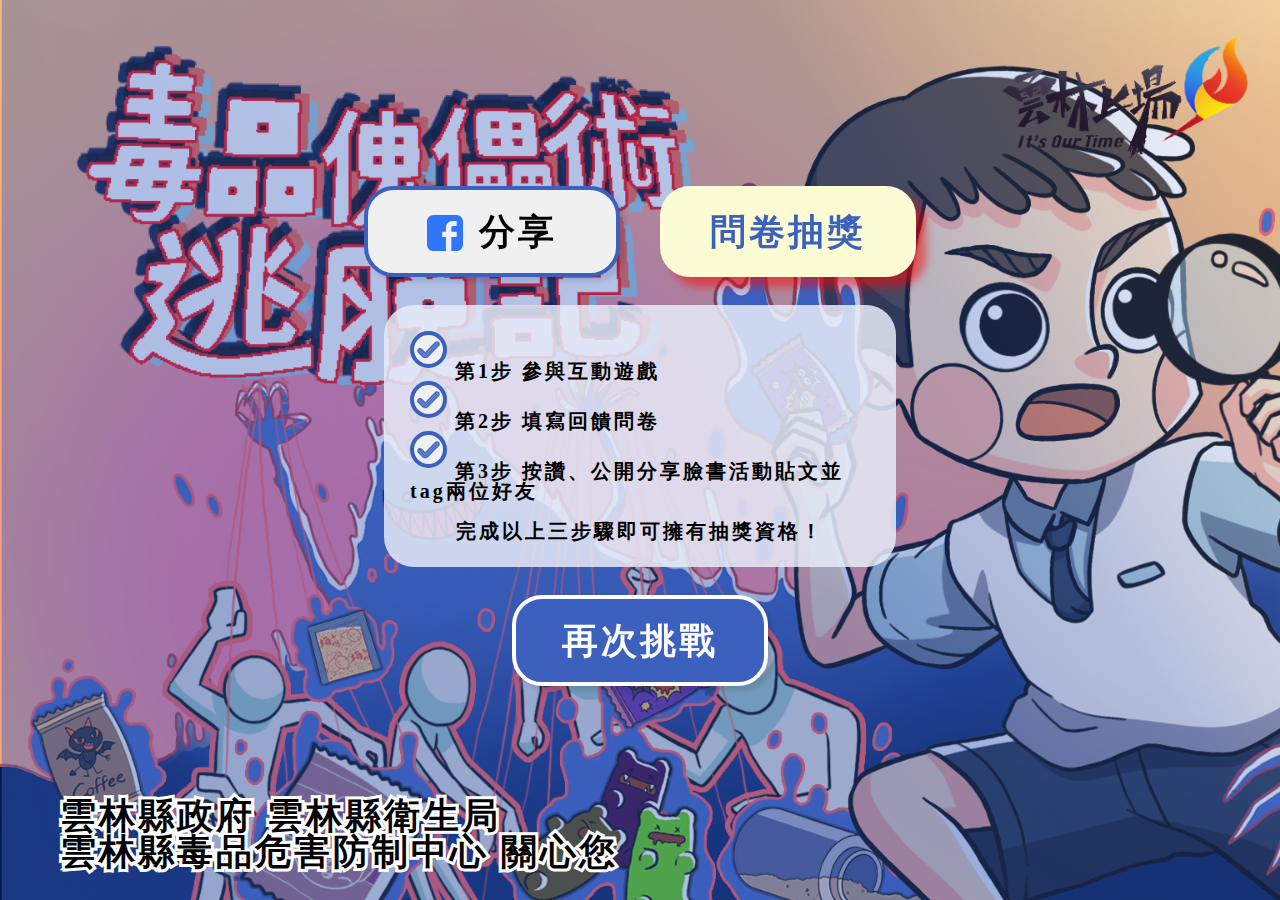
<file: sharePage/sharePage.html>
<!DOCTYPE html>
<html lang="en">

<head>
    <meta charset="UTF-8">
    <meta http-equiv="X-UA-Compatible" content="IE=edge">
    <meta name="viewport" content="width=device-width, initial-scale=1.0">
    <title>sharePage</title>
    <meta property="og:url" content="https://yunlindrug.github.io/yunlindrug/" />
    <meta property="og:type" content="website" />
    <meta property="og:title" content="Your Website Title" />
    <meta property="og:description" content="Your description" />
    <meta property="og:image" content="../src/static/assets/HomePage.png" />

    <link rel="stylesheet" href="css/sharePage.css">
    <link rel="stylesheet" href="https://stackpath.bootstrapcdn.com/bootstrap/4.2.1/css/bootstrap.min.css"
        integrity="sha384-GJzZqFGwb1QTTN6wy59ffF1BuGJpLSa9DkKMp0DgiMDm4iYMj70gZWKYbI706tWS" crossorigin="anonymous">
</head>

<body>
    <div class="share_page">
        <div class="container-fluid">
            <img class="share_logo" src="img/logo.png" alt="">
            <ul class="btn_area">
                <li style="display: flex;">
                    

                    <a class="share_btn btn_sharePage fb-share-button" style=" margin-right: 40px;" target="_blank" href="https://www.facebook.com/drug.abuse.prevention.center.yunlin.county">
                        <div class="contain-text" style="text-align: center;line-height: 85px;"><img class="FB_img"
                            src="img/FB.svg" alt="" style="padding-right: 16px;">分享</div>
                    </a>
                    <a class="Q_btn btn_sharePage" target="_blank" href="https://forms.gle/9xEbWJqdz48Msa828">
                        <div class="contain-text" style="text-align: center;line-height: 85px;">問卷抽獎</div>
                    </a>
                </li>
                <li >
                    <div class="bg-white-50">
                        <img src="/sharePage/img/cheak_blue.svg" alt=""> 第1步  參與互動遊戲<br>
                        <img src="/sharePage/img/cheak_blue.svg" alt=""> 第2步  填寫回饋問卷<br>
                        <img src="/sharePage/img/cheak_blue.svg" alt=""> 第3步  按讚、公開分享臉書活動貼文並tag兩位好友<br><br>
                        <p style="text-align: center; margin-bottom: 0;">完成以上三步驟即可擁有抽獎資格！</p>
                    </div>
                </li>
                <li>
                 
                </li>
                <li><a class="again_btn btn_sharePage" href="../index.html">
                        <div class="contain-text" style="text-align: center;line-height: 85px;">再次挑戰</div>
                    </a></li>
            </ul>
            <p style="margin-left: 30px; margin-bottom: 0px;" class="share_p p_sharePage_D">雲林縣政府 雲林縣衛生局 <br>雲林縣毒品危害防制中心
                關心您</p>
            <p style="margin-left: 30px; margin-bottom: 0px;" class="share_p p_sharePage_T">雲林縣政府 雲林縣衛生局 <br>雲林縣毒品危害防制中心
                關心您</p>
        </div>
    </div>

    <!-- Load Facebook SDK for JavaScript -->
    <div id="fb-root"></div>
    <script>
        (function (d, s, id) {
            var js, fjs = d.getElementsByTagName(s)[0];
            if (d.getElementById(id)) return;
            js = d.createElement(s);
            js.id = id;
            js.src = "https://connect.facebook.net/en_US/sdk.js#xfbml=1&version=v3.0";
            fjs.parentNode.insertBefore(js, fjs);
        }(document, 'script', 'facebook-jssdk'));
    </script>
    <script async defer crossorigin="anonymous" src="https://connect.facebook.net/zh_TW/sdk.js#xfbml=1&version=v12.0"
        nonce="66ej9GrI"></script>

    <script>
        FB.ui({
            method: 'share',
            href: 'https://developers.facebook.com/docs/',
        }, function (response) {});
    </script>
</body>

</html>
</file>
<file: game/stylesheet/all.css>
body {
    overflow: hidden;
    font-family: Roboto;
    background-color: rgba(0, 0, 0, 0.9);
    position: absolute;
    top: 50%;
    left: 50%;
    transform: translate(-50%, -50%);
}

img {
    display: block;
    max-width: 100%;
    height: auto;
}

a {
    text-decoration: none;
}

.message {
    display: none;
    background-color: #fbfcd4;
    position: absolute;
    top: 50%;
    left: 50%;
    transform: translate(-50%, -50%);
    color: black;
    text-align: center;
    padding: 30px 0px;
    border-radius: 30px;
    width: 800px;
}

.message .title {
    font-size: 48px;
    font-weight: bold;
    padding: 10px;
}

.message img {
    width: 300px;
    margin: 0 auto;
}

.message .subTitle {
    font-size: 36px;
    padding-top: 30px;
}

.message .content {
    font-size: 26px;
    padding-top: 30px;
}

.message .content a {
    color: black;
}

.message .button {
    display: flex;
    justify-content: center;
    margin-top: 30px;
}

.message li {
    margin: 0px 20px;
    border-radius: 20px;
}

.message .button a {
    display: block;
    padding: 20px;
    border: solid 3px #3b60bd;
    border-radius: 20px;
}

.message .renew a {
    background-color: #3b60bd;
    display:block;
    color: #E6EBF7;
    font-size: 42px;
    font-weight: 600;
    letter-spacing: 3px;
    background-color: #3B60BD;
    padding: 30px 28px;
    border: 5px solid transparent;
    border-radius: 30px;
    filter: drop-shadow(5px 5px 2px rgba(0, 0, 0, 0.1));
}
.message .renew a:hover{
    color:#3B60BD;
    background-color: #FBFCD4;
    border: 5px solid  #3B60BD;
}

.message .next{
    display: flex;
}

.message .next a {
    display: flex;
    align-items: center;
    font-weight: bold;
    color: #3F3F3F;
    font-size: 36px;
    font-weight: 600;
    letter-spacing: 3px;
    padding: 30px 28px;
    border: 5px solid #3B60BD;
    border-radius: 30px;
    filter: drop-shadow(5px 5px 2px rgba(0, 0, 0, 0.1));
}
.message .next a:hover{
    background-color: #E6EBF7;
    color: #3B60BD;
    border: 5px solid #A5A6F6;
}
</file>
<file: src/static/css/main.css>
html,
*{
    padding: 0;
    margin: 0;
    list-style: none;
}
body {
    height: 100%;
    width: 100%;
    font-family: Microsoft JhengHei, sans-serif;
    /*overflow-y: hidden;*/
    overflow-x: hidden;
}

.image { 
    width: auto; 
    height:114px; 
    background-image: url(../src/static/assets/Header.svg); 
    filter: drop-shadow(0em .5em .1em rgba(255, 0, 0, 0.5));
    padding: relative;
}

.header { 
    font-size: 48px;
    font-weight: bold;
    color: #fff;
}

.bg_color{
    background: #F3B977;
}

.title-content{
    font-size: 30px;
    font-weight: 600;
    color: #fff;
    letter-spacing: 3px;
    filter: drop-shadow(5px 10px 2px rgba(10, 3, 10, 0.1));
    background-color: #3B60BD; 
    padding: 1rem 3rem 1rem 3rem; 
    display: inline-block;
}

.title-content2{
    font-size: 24px;
    font-weight: 550;
    color: #fff;
    letter-spacing: 3px;
    filter: drop-shadow(5px 10px 2px rgba(10, 3, 10, 0.1));
    background-color: #3B60BD; 
    padding: 1rem;
    text-align: center;
    
}
.title-content3{
    font-size: 24px;
    font-weight: 550;
    color: #fff;
    letter-spacing: 3px;
    filter: drop-shadow(5px 10px 2px rgba(10, 3, 10, 0.1));
    background-color: #3B60BD; 
    padding: 0.5rem;
    text-align: center;
}
.title-content4{
    font-size: 24px;
    font-weight: 550;
    letter-spacing: 3px;
    filter: drop-shadow(5px 10px 2px rgba(10, 3, 10, 0.1));
    background-color: #3B60BD; 
    padding: 0.5rem 3rem; 
    display: inline-block;
    background-color: #E6EBF7; 
    color: #3B60BD;
}
.title-content5{
    font-size: 24px;
    font-weight: 550;
    letter-spacing: 3px;
    filter: drop-shadow(5px 10px 2px rgba(10, 3, 10, 0.1));
    padding: 0.5rem 3rem; 
    display: inline-block;
    background-color: #3B60BD; 
    color: #E6EBF7;
}

.title-content-white{
    font-size: 24px;
    font-weight: bold;
    color: #3F3F3F;
    letter-spacing: 3px;
    filter: drop-shadow(5px 10px 2px rgba(10, 3, 10, 0.1));
    background-color: #fff; 
    padding: 1rem; 
    margin: 2rem;
}

.content{
    font-size: 22px;
    font-weight: bold;
    color: #3F3F3F;
    letter-spacing: 3px;
    background-color: #fff;
    border-radius: 30px;
    padding: 2rem;
    filter: drop-shadow(5px 10px 2px rgba(10, 3, 10, 0.1));
}

.start_button{
    padding: 1.2rem 3rem;
    font-size: 48px;
    font-weight: 600;
    color: #3B60BD;
    background-color: #FBFCD4;
    letter-spacing: 3px;
    border: solid #5D5FEF 4px;
    border-radius: 30px;
    filter: drop-shadow(5px 10px 2px rgba(10, 3, 10, 0.1));
}

.start_button:hover {
    background-color: #3B60BD;
    border: #5D5FEF 4px;
    font-size: 55px;
    font-weight: 600;
  }

.back_button{
    color: aliceblue;
}

.back_button:hover {
    background-color: #FBFCD4;
    border: #5D5FEF 4px;
}

.carousel-indicators {
    position: fixed;
    /* _carousel.scss:170 */
    right: 0;
    bottom: 10px;
    left: 0;
    z-index: 15;
    display: flex;
    justify-content: center;
    padding-left: 0;
}

.carousel-control-prev-icon, .carousel-control-next-icon {
    height: 50px;
    width: 50px;
    outline: #3B60BD;
    background-color: rgb(61, 113, 255);
    background-size: 100%, 100%;
    border-radius: 50%;
    position: fixed;
}

.popover-arrow {
    border-color: transparent;
}

.popover{
    filter: drop-shadow(5px 5px 2px rgba(0, 0, 0, 0.1));
    border-bottom-right-radius: 20px !important;
    border-bottom-left-radius: 20px !important;
}

.popover-body{
    color: #3F3F3F;
    font-size: 18px;
    font-weight: 550;
    line-height: 26px;
    letter-spacing: 2px;
  }

.popover-header{
    color: #fff;
    font-size: 26px;
    font-weight: 600;
    margin: 0% 0% 0% 0%;
    padding: 4% 29%;
    background-color: #3B60BD;
    letter-spacing: 2px;
}

.carousel-inner, .carousel, carousel-item {
    overflow:visible;
  }

.img-fluid{
    background-color: #3B60BD;
}

.card-title{
    color: #3B60BD;
    font-size: 24px;
    font-weight: 600;
    margin: 1rem 0rem 0.8rem 0rem;
}

.card-text{
    color: #3F3F3F;
    font-size: 20px;
    font-weight: 550;
    line-height: 32px;
    letter-spacing: 2px;
}

.card-textSmall{
    color: #3F3F3F;
    font-size: 18px;
    font-weight: 500;
}

.card{
    filter: drop-shadow(5px 5px 2px rgba(0, 0, 0, 0.1));
    margin: 0rem 1.8rem 0rem 0rem !important;
    padding: 0px;
}

.drug-title{
    color: #fff;
    font-size: 24px;
    font-weight: 600;
    margin: 1rem 0rem;
    padding: 0.5rem 0rem;
    background-color: #3B60BD;
    letter-spacing: 2px;
}

.drug-text{
    color: #3F3F3F;
    font-size: 18px;
    font-weight: 550;
    line-height: 26px;
    letter-spacing: 2px;
}
.drug-text2{
    text-align: center; 
    font-weight: 600; 
    font-size: 20px; 
}

.game-text{
    background-color: #E6EBF7;
    color: #3B60BD;
    font-size: 22px;
    font-weight: 600;
    filter: drop-shadow(10px 10px 2px rgba(255, 0, 0, 0.5));
    padding: 0.5rem 1rem;
    letter-spacing: 2px;
    margin: 0.5rem 0px;
    display: inline-block;
}
.game-text2{
    background-color: #3B60BD;
    color: #E6EBF7;
    font-size: 22px;
    font-weight: 600;
    filter: drop-shadow(10px 10px 2px rgba(255, 0, 0, 0.5));
    padding: 0.5rem 0.2rem;
    letter-spacing: 2px;
    margin-top: 10px;
}

.have-drug-text{
    background-color: #3B60BD;
    color: #E6EBF7;
    font-size: 22px;
    font-weight: 600;
    filter: drop-shadow(10px 10px 2px rgba(255, 0, 0, 0.5));
    padding: 1rem 0rem;
    letter-spacing: 2px;
}

.page-link{
    background-color: #3B60BD;
    color: #E6EBF7;
    height: 45px;
    width: 45px;
    font-size: 20px;
    font-weight: 600;
    filter: drop-shadow(5px 5px 2px rgba(255, 0, 0, 0.5));
    padding: 0.5rem 0.2rem;
    margin: 0rem 1rem;
    border-radius: 50% !important;
    border: none;
    text-align: center;
    margin-bottom: 8rem !important;
}

.page-link li a:hover:not(.active) {
     background-color: #E6EBF7;
     color: #3B60BD;
     font-size: 24px;
     font-weight: 700;
}

.question-title{
    font-size: 48px;
    font-weight: 800;
    color: #E6EBF7;
    background-color: #3B60BD;
    letter-spacing: 3px;
    padding-right: 0px;
    margin-right: 0px;
}

.question-content{
    font-size: 22px;
    font-weight: 600;
    height: 3rem;
    color: #E6EBF7;
    border-left: 4px solid #E6EBF7;
    padding-left: 0rem;
    padding-bottom: 6rem;
}

.question-left{
    color: #E6EBF7;
    font-size: 40px;
    font-weight: 600;
    letter-spacing: 5px;
    background-color: #3B60BD;
    padding: 3rem 0rem 0rem 0rem;

}

.question-left-text{
    color: #E6EBF7;
    font-size: 28px;
    font-weight: 400;
    letter-spacing: 3px;
    background-color: #3B60BD;
    padding: 2rem 0rem 0rem 0rem;
    padding-left: 3rem;
    margin: 0px;
}

.question-button{
    color: #E6EBF7;
    font-size: 32px;
    font-weight: 600;
    letter-spacing: 3px;
    background-color: #3B60BD;
    padding: 1.2rem 3.5rem;
    border: 2px solid  #E6EBF7;
    border-radius: 30px;
    filter: drop-shadow(5px 5px 2px rgba(0, 0, 0, 0.1));
}

.question-button:hover{
    color:#3F3F3F !important;
    background-color: #FBFCD4;
    border: 5px solid  #5D5FEF;
    display:block;
    filter: drop-shadow(5px 5px 2px rgba(0, 0, 0, 0.1));
}

.option{
    color: #3F3F3F;
    font-size: 26px;
    font-weight: 600;
    letter-spacing: 3px;
    background-color: #fff;
    padding: 0.5rem 0rem 0.5rem 0rem;
    margin-bottom: 1.2rem;
    border-radius: 30px;
    filter: drop-shadow(5px 5px 2px rgba(0, 0, 0, 0.1));
}

.option:hover{
    color:#E6EBF7;
    background-color: #3B60BD;
    border: 4px solid  #5D5FEF;
    display:block;
    filter: drop-shadow(5px 5px 2px rgba(255, 0, 0, 0.5));
}

.answer-body{
    color: #3F3F3F;
    font-size: 18px;
    font-weight: 600;
    letter-spacing: 2px;
    line-height: 2rem;
    background-color: #fff;
    padding: 1rem 3rem 1.5rem 1.5rem ;
    margin-top: 0rem;
    border-radius: 30px;
    filter: drop-shadow(5px 5px 2px rgba(255, 0, 0, 0.5));
    white-space: nowrap;
}

.link-bottom {
    width: 103%;
    height: 1.5em;
    border-bottom: solid #3F3F3F 3px;
}
/*>>>>>>> 845f7192074c4da01d7ead979dd8efed7d775a5e*/


.pagination{
    position: fixed;
    left: 50%;
    top: 92%;
    bottom: 2%;
    transform:translateX(-50%);
}

.drug_btn{
    width: 100%;
    height: 100%;
}

.main_container_C{
    position: fixed;
    top: 25%;
}
.main_container_C2{
    position: fixed;
    top: 18%;
}

.imgimg{
    max-width: 100%;
    max-height: 100%;
    display: block;
    margin: auto;
}

.btn:focus,.btn:active:focus,
.btn.active:focus,.btn.focus,
.btn:active.focus,.btn.active.focus {  
 outline: none;   
 border-color: transparent;   
 box-shadow:none;
}

body{
    overflow: hidden;
}

.img_area{
    height: 23vh;
    padding: 10px 0px;
}
.img_area2{
    height: 15vh;
    padding: 10px 10px;
}

.drug-text-h{
    height: 13vh;
}

.card{
    margin-top: 20px !important;
}
.drug-text-pd{
    padding-left: 1rem;
    padding-right: 1rem;
}

.haha_box{
    filter: drop-shadow(5px 5px 2px rgba(0, 0, 0, 0.1));
}

.pic-hieght-150{
    height: 15vh;
}

.game_bg{
    background-image: url(../assets/game_bg.jpg);
    background-position: cover;
}

.game_start{
    position: fixed;
    bottom: 12vh;
    left: 50%;
    transform: translateX(-50%);
}

.game_start_text{
    position: fixed;
    bottom: 14vh;
    right: 53%;
    transform: translateX(-50%);
}
</file>
<file: sharePage/css/sharePage.css>
/* http://meyerweb.com/eric/tools/css/reset/ 
   v2.0 | 20110126
   License: none (public domain)
*/

html, body, div, span, applet, object, iframe,
h1, h2, h3, h4, h5, h6, p, blockquote, pre,
a, abbr, acronym, address, big, cite, code,
del, dfn, em, img, ins, kbd, q, s, samp,
small, strike, strong, sub, sup, tt, var,
b, u, i, center,
dl, dt, dd, ol, ul, li,
fieldset, form, label, legend,
table, caption, tbody, tfoot, thead, tr, th, td,
article, aside, canvas, details, embed, 
figure, figcaption, footer, header, hgroup, 
menu, nav, output, ruby, section, summary,
time, mark, audio, video {
	margin: 0;
	padding: 0;
	border: 0;
	font-size: 100%;
	font: inherit;
	vertical-align: baseline;
    box-sizing: border-box;
}
/* HTML5 display-role reset for older browsers */
article, aside, details, figcaption, figure, 
footer, header, hgroup, menu, nav, section {
	display: block;
}
body {
	line-height: 1;
}
ol, ul {
	list-style: none;
}
blockquote, q {
	quotes: none;
}
blockquote:before, blockquote:after,
q:before, q:after {
	content: '';
	content: none;
}
table {
	border-collapse: collapse;
	border-spacing: 0;
}






a{
    text-decoration: none;
}
a:hover{
    text-decoration: none !important;
}

.share_page{
    height: 100vh;
    background: pink;
    background-image: url("../img/share.png");
    background-size: cover;
    
}

.contain-text{
    display: flex;
    justify-content: center;
    align-items: center; 
}

.btn_area{
    display: flex;
    flex-direction: column;
    justify-content: center;
    align-items: center; 
    height: 100vh;
}

.p_sharePage{
    font-size: 36px;
    font-weight: 600;
    letter-spacing: 3px;
    margin-bottom: 28px;
    
    color: #4E3F51;
    /*
    -webkit-text-fill-color: white; 
    -webkit-text-fill-color: white; 
    -webkit-text-stroke: 2px black; 
    -webkit-text-stroke: 2px black; 
    */
    text-shadow: -2px -2px 0 #ffff, 
               2px -2px 0 #ffff,
              -2px 2px 0 #ffff, 
              2px 2px 0 #ffff;
}
.p_sharePage_D{
    font-size: 36px;
    font-weight: bolder;
    letter-spacing: 3px;
    margin-bottom: 28px;
    
    color: white;
    -webkit-text-stroke: 6px white; 
    -webkit-text-stroke: 6px white; 
}
.p_sharePage_T{
    font-size: 36px;
    font-weight: bold;
    letter-spacing: 3px;
    margin-bottom: 28px;
    
    color: black;
    
}


.btn_sharePage{
    display: inline-block;
    width: 256px;
    height: 91px;
    border-radius: 30px;
    font-size: 36px;
    font-weight: 600;
    letter-spacing: 3px;
    margin-bottom: 28px;
}

.share_btn{
    color: black;
    border: 4px solid #3B60BD;
    background-color: #F0F0F0;
    filter: drop-shadow(5px 5px 2px rgba(0, 0, 0, 0.1));
}
.share_btn:hover{
    color: #3B60BD;
    border: 4px solid #3B60BD;
    background-color: #FBFCD4;
    filter: drop-shadow(5px 5px 2px rgba(0, 0, 0, 0.1));
}


.Q_btn{
    position:relative;
    color: #3B60BD;
    border: 4px solid #FBFCD4;
    background-color: #FBFCD4;
    filter: drop-shadow(10px 10px 4px #ff000081);
    z-index: 1;
}
.Q_btn:hover{
    color: #3B60BD;
    background-color: #E6EBF7;
    filter: drop-shadow(10px 10px 4px #ff000081);
    border: 4px solid #A5A6F6;
}


.again_btn{
    color: white;
    border: 4px solid white;
    background-color: #3B60BD;
    filter: drop-shadow(5px 5px 2px rgba(0, 0, 0, 0.1));
}
.again_btn:hover{
    color: #3B60BD;
    border: 4px solid #3B60BD;
    background-color: #FBFCD4;
    filter: drop-shadow(5px 5px 2px rgba(0, 0, 0, 0.1));
}


.FB_img{
    height: 52px;
    width: 52px;
}

.share_logo{
    width: 250px;
    position: absolute;
    top: 30px;
    right: 30px;
}

.share_p{
    position: absolute;
    bottom: 30px;
    left: 30px;
    font-size: 36px;
    font-weight: 600;
    letter-spacing: 3px;
    margin-bottom: 28px;
}

.bg-white-50{
    background-color: #e6ebf7da;
    width: 40vw;
    padding: 26px;
    font-size: 20px;
    font-weight:600;
    color: 3F3F3F;
    letter-spacing: 3px;
    border-radius: 30px;
    margin-bottom: 28px;
}

.bg-white-50 img{
    width: 37px;
    height: 37px;
    margin-bottom: 10px;
}
</file>
